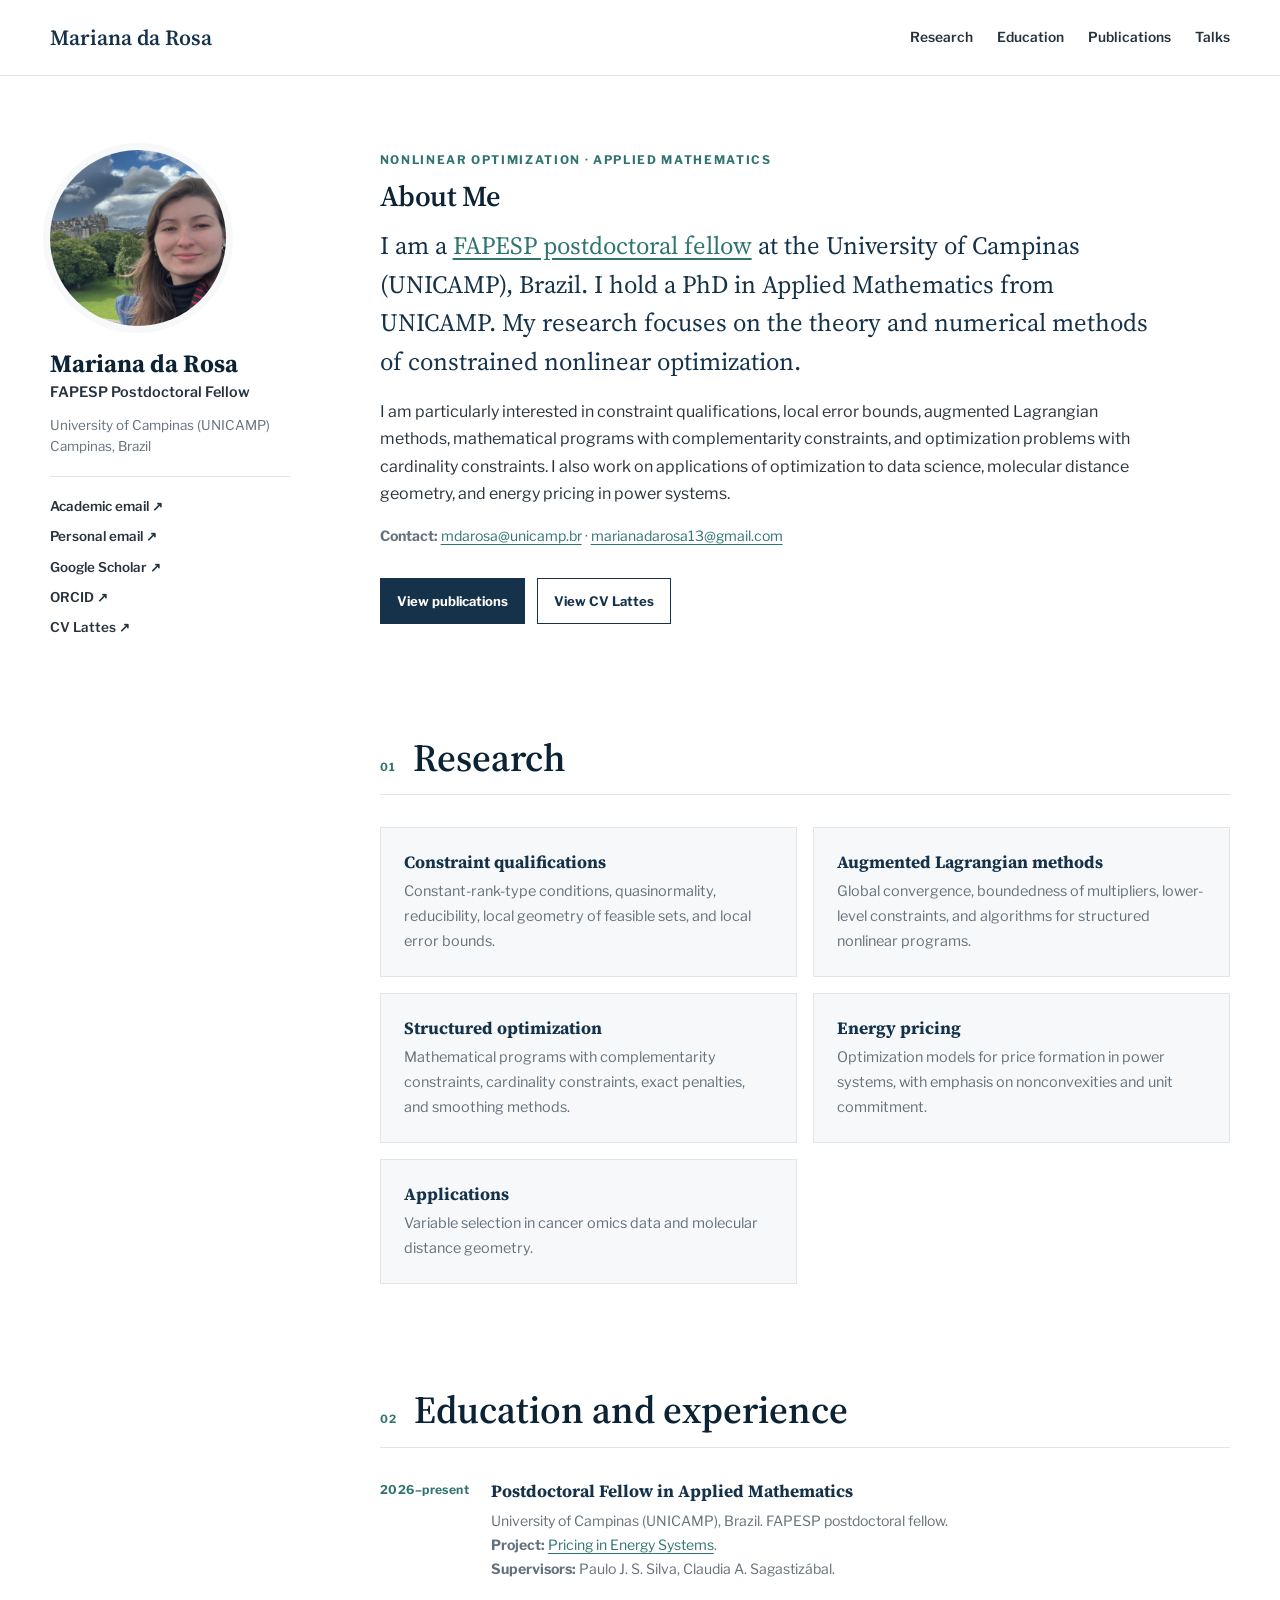
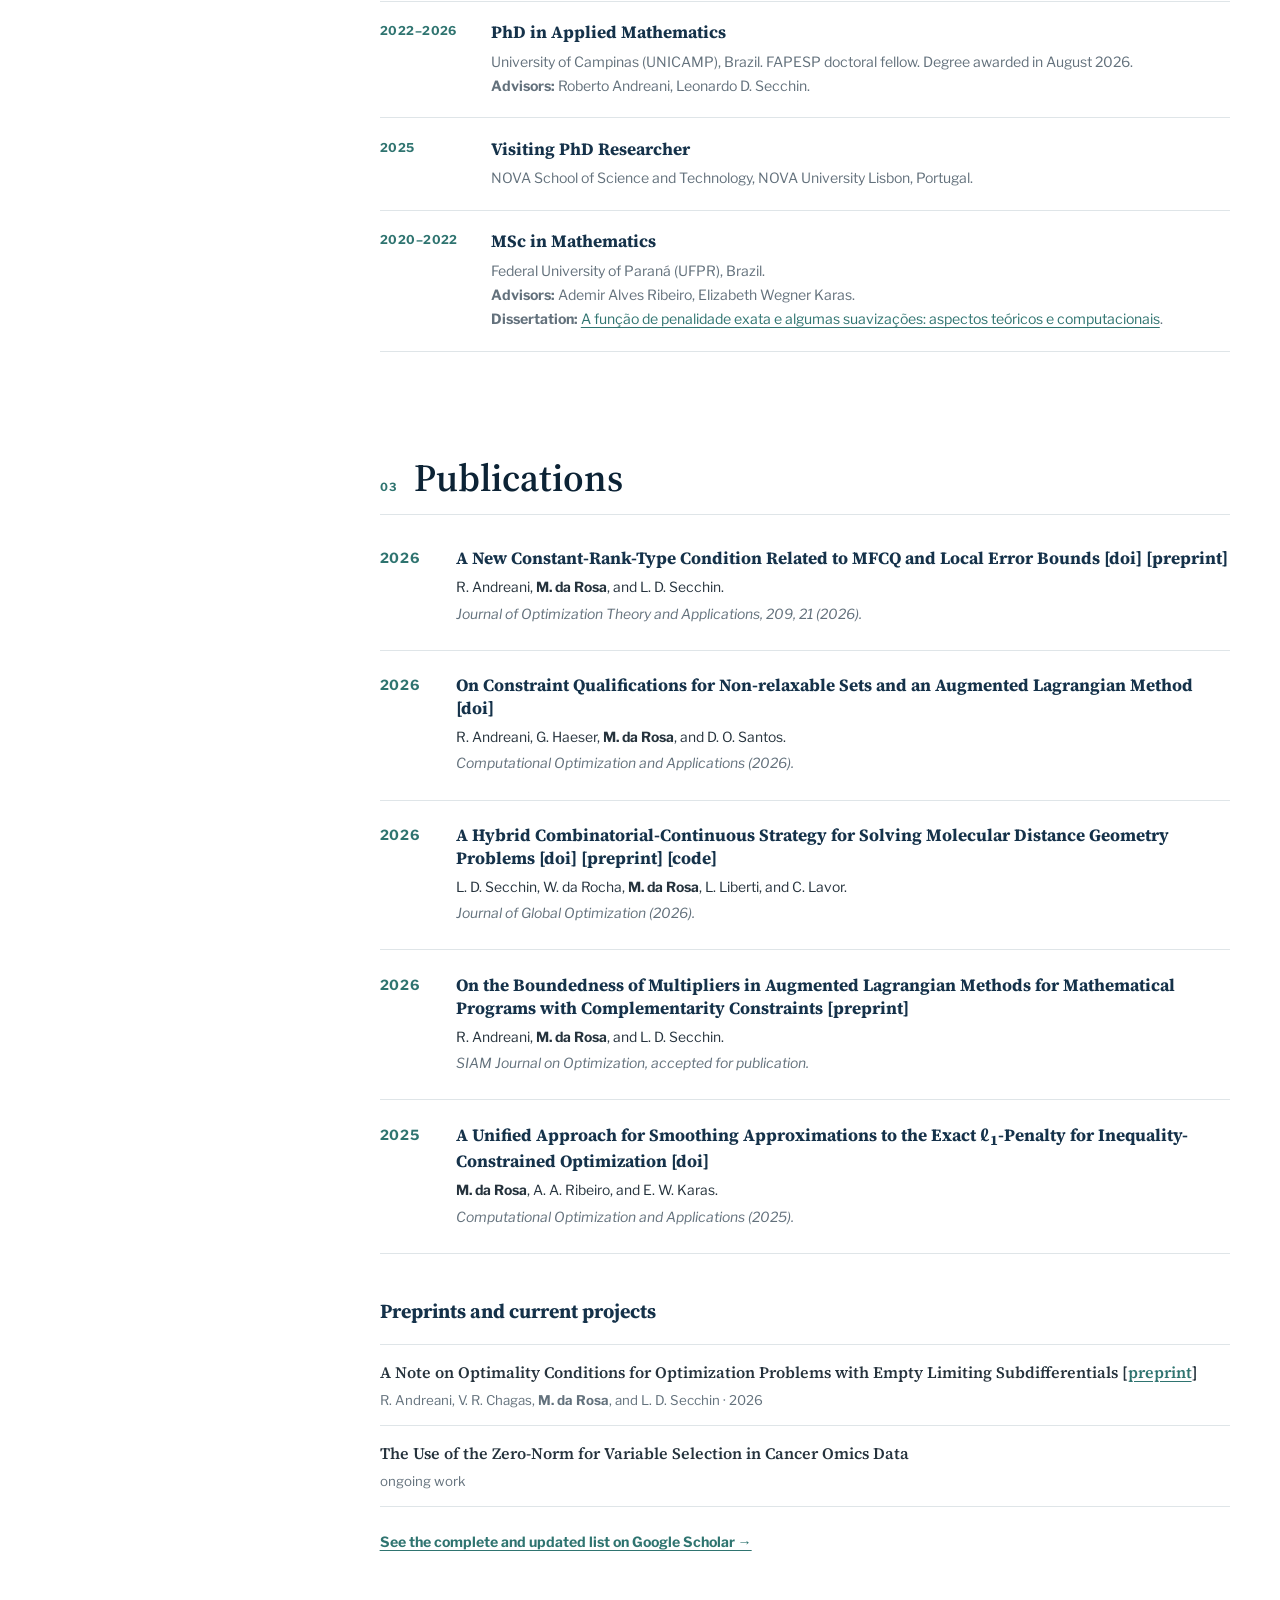
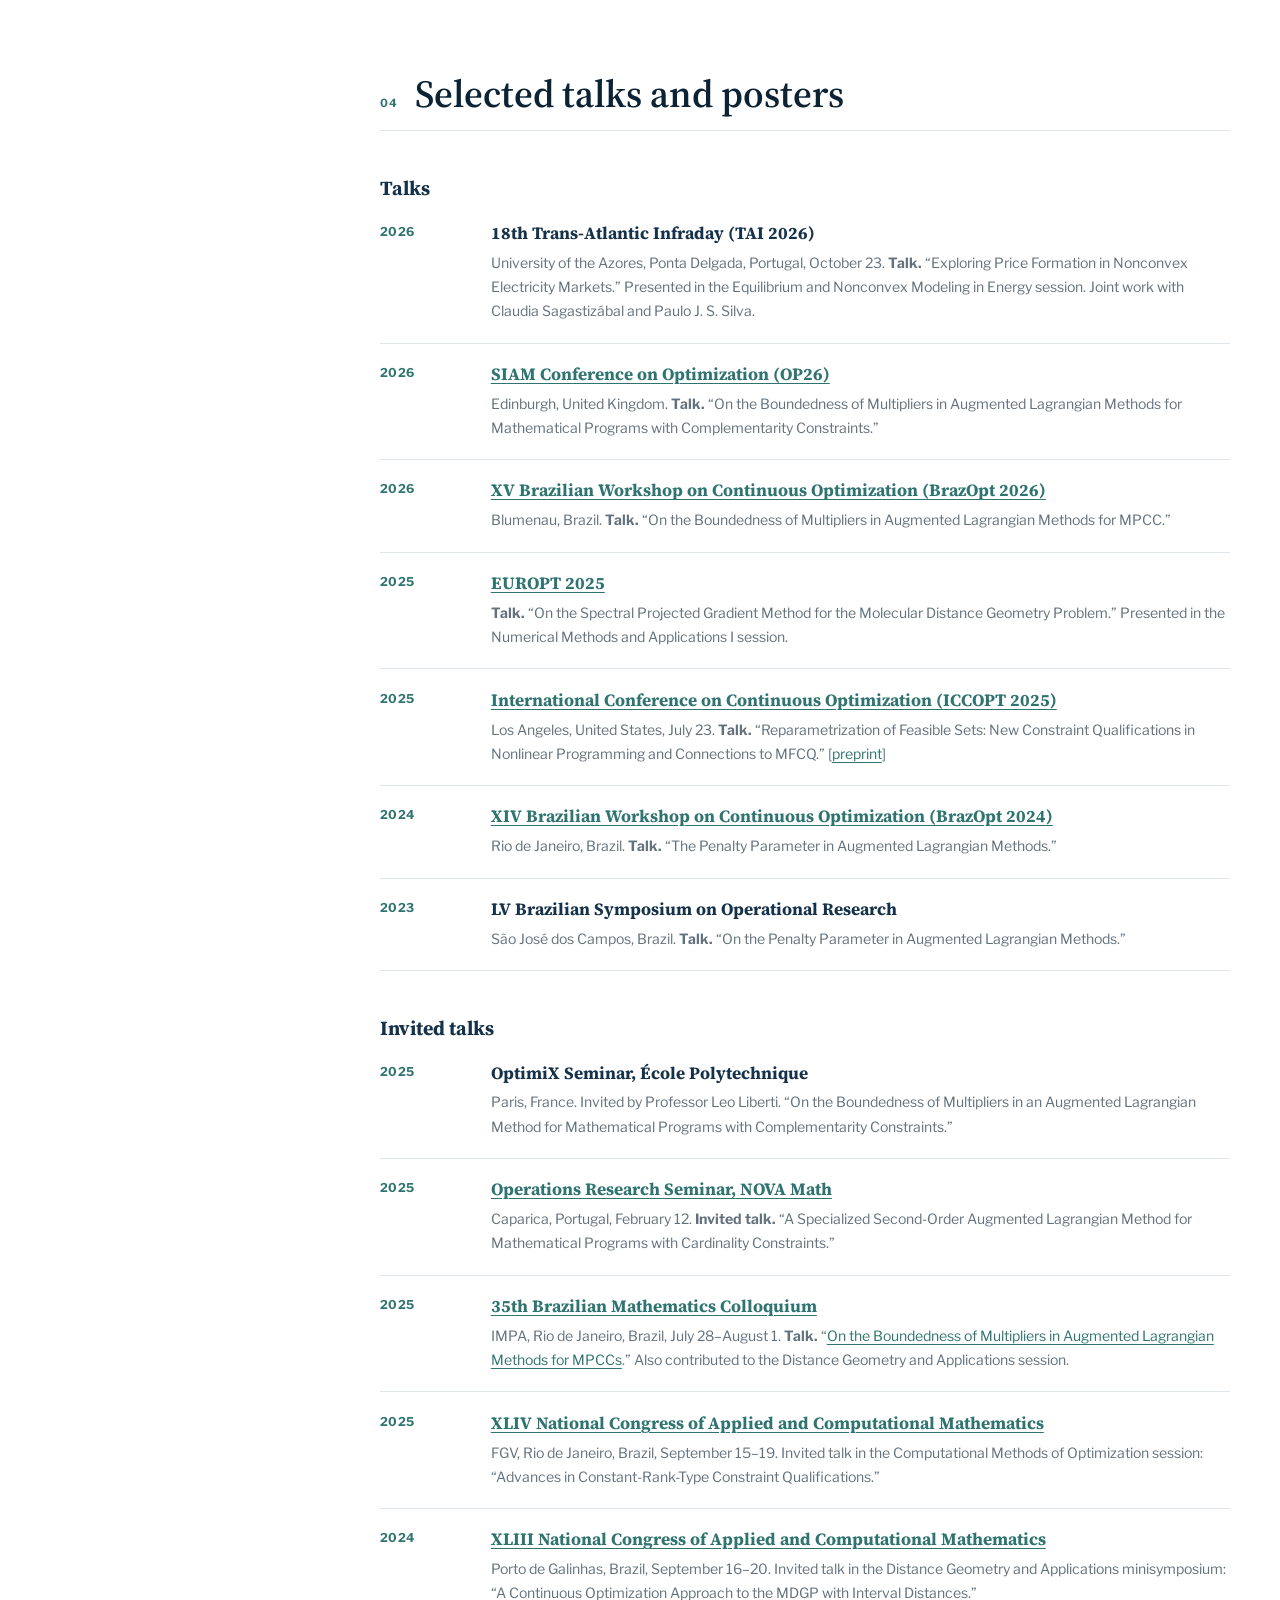
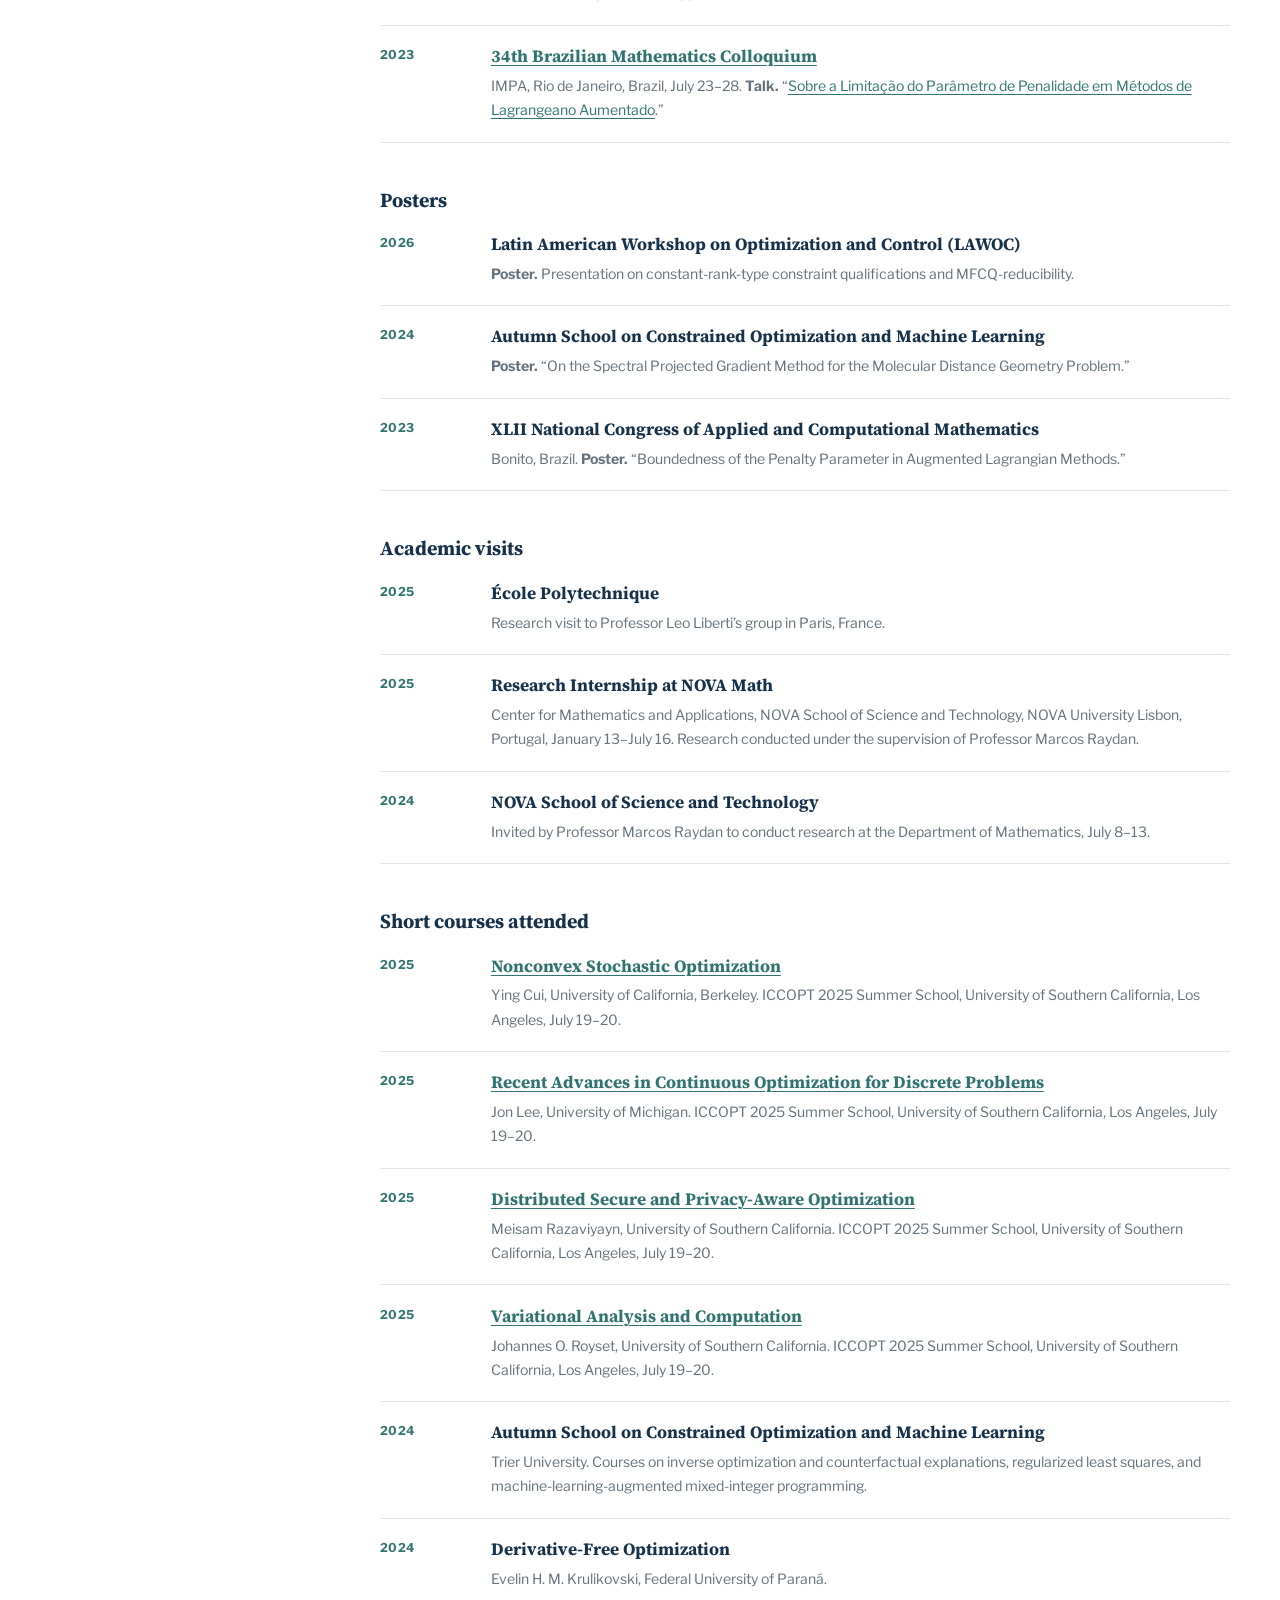
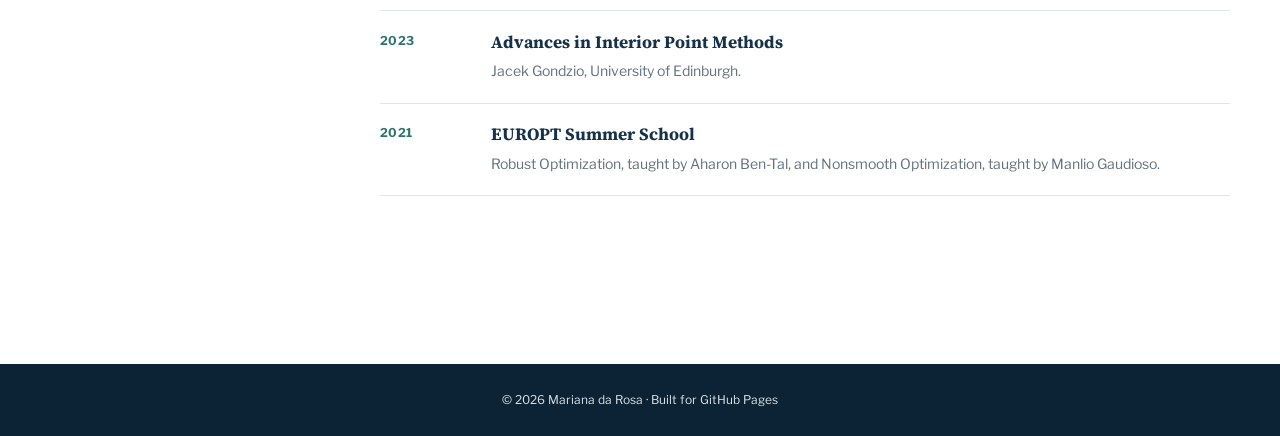
<file: index.html>
<!doctype html>
<html lang="en">
<head>
  <meta charset="utf-8">
  <meta name="viewport" content="width=device-width, initial-scale=1">
  <title>Mariana da Rosa | Optimization and Applied Mathematics</title>
  <meta name="description" content="Academic website of Mariana da Rosa, FAPESP postdoctoral fellow at UNICAMP. Research in nonlinear optimization, augmented Lagrangian methods, constraint qualifications, MPCCs, cardinality constraints, and energy pricing.">
  <meta name="author" content="Mariana da Rosa">
  <meta name="google-site-verification" content="-06RiI9buxq-uqyIwOvwcTwj5FWmtz-iCE2GgDuMqQ8">
  <meta name="theme-color" content="#15324a">
  <link rel="canonical" href="https://marianadarosa13.github.io/Mariana-da-Rosa/">
  <meta property="og:title" content="Mariana da Rosa | Optimization and Applied Mathematics">
  <meta property="og:description" content="Research in nonlinear optimization, constraint qualifications, augmented Lagrangian methods, MPCCs, and cardinality constraints.">
  <meta property="og:type" content="profile">
  <meta property="og:url" content="https://marianadarosa13.github.io/Mariana-da-Rosa/">
  <meta property="og:image" content="https://marianadarosa13.github.io/Mariana-da-Rosa/assets/images/profile.jpeg">
  <meta property="og:image:alt" content="Mariana da Rosa">
  <meta property="og:site_name" content="Mariana da Rosa">
  <meta name="twitter:card" content="summary">
  <script type="application/ld+json">
  {
    "@context": "https://schema.org",
    "@type": "ProfilePage",
    "url": "https://marianadarosa13.github.io/Mariana-da-Rosa/",
    "name": "Mariana da Rosa | Optimization and Applied Mathematics",
    "mainEntity": {
      "@type": "Person",
      "name": "Mariana da Rosa",
      "url": "https://marianadarosa13.github.io/Mariana-da-Rosa/",
      "image": "https://marianadarosa13.github.io/Mariana-da-Rosa/assets/images/profile.jpeg",
      "jobTitle": "FAPESP Postdoctoral Fellow",
      "affiliation": {
        "@type": "CollegeOrUniversity",
        "name": "University of Campinas (UNICAMP)",
        "url": "https://www.unicamp.br/"
      },
      "alumniOf": [
        {
          "@type": "CollegeOrUniversity",
          "name": "University of Campinas (UNICAMP)"
        },
        {
          "@type": "CollegeOrUniversity",
          "name": "Federal University of Paraná (UFPR)"
        }
      ],
      "knowsAbout": [
        "Nonlinear optimization",
        "Constraint qualifications",
        "Augmented Lagrangian methods",
        "Mathematical programs with complementarity constraints",
        "Cardinality-constrained optimization",
        "Molecular distance geometry",
        "Energy pricing"
      ],
      "sameAs": [
        "https://scholar.google.com/citations?user=o1-QsfIAAAAJ&hl=en",
        "https://orcid.org/0000-0002-9340-3372",
        "https://lattes.cnpq.br/2269571606494630"
      ]
    }
  }
  </script>
  <link rel="preconnect" href="https://fonts.googleapis.com">
  <link rel="preconnect" href="https://fonts.gstatic.com" crossorigin>
  <link href="https://fonts.googleapis.com/css2?family=Libre+Franklin:wght@400;500;600;700&family=Source+Serif+4:opsz,wght@8..60,500;8..60,600&display=swap" rel="stylesheet">
  <link rel="stylesheet" href="assets/css/style.css">
</head>
<body>
  <a class="skip-link" href="#main-content">Skip to content</a>

  <header class="site-header">
    <div class="header-inner">
      <a class="site-name" href="#home">Mariana da Rosa</a>
      <nav class="main-nav" aria-label="Main navigation">
        <a href="#research">Research</a>
        <a href="#education">Education</a>
        <a href="#publications">Publications</a>
        <a href="#talks">Talks</a>
      </nav>
    </div>
  </header>

  <div class="page-shell" id="home">
    <aside class="profile-card" aria-label="Profile">
      <img class="profile-photo" src="assets/images/profile.jpeg" alt="Mariana da Rosa">
      <h1>Mariana da Rosa</h1>
      <p class="profile-role">FAPESP Postdoctoral Fellow</p>
      <p class="profile-affiliation">University of Campinas (UNICAMP)<br>Campinas, Brazil</p>

      <div class="profile-links" aria-label="Academic profiles">
        <a href="mailto:mdarosa@unicamp.br">Academic email <span aria-hidden="true">↗</span></a>
        <a href="mailto:marianadarosa13@gmail.com">Personal email <span aria-hidden="true">↗</span></a>
        <a href="https://scholar.google.com/citations?user=o1-QsfIAAAAJ&amp;hl=en" target="_blank" rel="noopener">Google Scholar <span aria-hidden="true">↗</span></a>
        <a href="https://orcid.org/0000-0002-9340-3372" target="_blank" rel="noopener">ORCID <span aria-hidden="true">↗</span></a>
        <a href="https://lattes.cnpq.br/2269571606494630" target="_blank" rel="noopener">CV Lattes <span aria-hidden="true">↗</span></a>
      </div>
    </aside>

    <main id="main-content">
      <section class="hero section-block" aria-label="Introduction">
        <p class="eyebrow">Nonlinear Optimization · Applied Mathematics</p>
        <h2 class="intro-title">About Me</h2>
        <p class="lead">I am a <a href="https://bv.fapesp.br/pt/bolsas/245225/formacao-de-precos-em-sistemas-de-energia/" target="_blank" rel="noopener">FAPESP postdoctoral fellow</a> at the University of Campinas (UNICAMP), Brazil. I hold a PhD in Applied Mathematics from UNICAMP. My research focuses on the theory and numerical methods of constrained nonlinear optimization.</p>
        <p>I am particularly interested in constraint qualifications, local error bounds, augmented Lagrangian methods, mathematical programs with complementarity constraints, and optimization problems with cardinality constraints. I also work on applications of optimization to data science, molecular distance geometry, and energy pricing in power systems.</p>
        <p class="contact-line"><strong>Contact:</strong> <a href="mailto:mdarosa@unicamp.br">mdarosa@unicamp.br</a> · <a href="mailto:marianadarosa13@gmail.com">marianadarosa13@gmail.com</a></p>
        <div class="hero-actions">
          <a class="button button-primary" href="#publications">View publications</a>
          <a class="button button-secondary" href="https://lattes.cnpq.br/2269571606494630" target="_blank" rel="noopener">View CV Lattes</a>
        </div>
      </section>

      <section class="section-block" id="research" aria-labelledby="research-title">
        <div class="section-heading">
          <p class="section-number">01</p>
          <h2 id="research-title">Research</h2>
        </div>
        <div class="research-grid">
          <article class="research-card">
            <h3>Constraint qualifications</h3>
            <p>Constant-rank-type conditions, quasinormality, reducibility, local geometry of feasible sets, and local error bounds.</p>
          </article>
          <article class="research-card">
            <h3>Augmented Lagrangian methods</h3>
            <p>Global convergence, boundedness of multipliers, lower-level constraints, and algorithms for structured nonlinear programs.</p>
          </article>
          <article class="research-card">
            <h3>Structured optimization</h3>
            <p>Mathematical programs with complementarity constraints, cardinality constraints, exact penalties, and smoothing methods.</p>
          </article>
          <article class="research-card">
            <h3>Energy pricing</h3>
            <p>Optimization models for price formation in power systems, with emphasis on nonconvexities and unit commitment.</p>
          </article>
          <article class="research-card">
            <h3>Applications</h3>
            <p>Variable selection in cancer omics data and molecular distance geometry.</p>
          </article>
        </div>
      </section>

      <section class="section-block" id="education" aria-labelledby="education-title">
        <div class="section-heading">
          <p class="section-number">02</p>
          <h2 id="education-title">Education and experience</h2>
        </div>
        <div class="education-list">
          <article>
            <p class="education-years">2026–present</p>
            <div><h3>Postdoctoral Fellow in Applied Mathematics</h3><p>University of Campinas (UNICAMP), Brazil. FAPESP postdoctoral fellow.<br><strong>Project:</strong> <a href="https://bv.fapesp.br/pt/bolsas/245225/formacao-de-precos-em-sistemas-de-energia/" target="_blank" rel="noopener">Pricing in Energy Systems</a>.<br><strong>Supervisors:</strong> Paulo J. S. Silva, Claudia A. Sagastizábal.</p></div>
          </article>
          <article>
            <p class="education-years">2022–2026</p>
            <div><h3>PhD in Applied Mathematics</h3><p>University of Campinas (UNICAMP), Brazil. FAPESP doctoral fellow. Degree awarded in August 2026.<br><strong>Advisors:</strong> Roberto Andreani, Leonardo D. Secchin.</p></div>
          </article>
          <article>
            <p class="education-years">2025</p>
            <div><h3>Visiting PhD Researcher</h3><p>NOVA School of Science and Technology, NOVA University Lisbon, Portugal.</p></div>
          </article>
          <article>
            <p class="education-years">2020–2022</p>
            <div><h3>MSc in Mathematics</h3><p>Federal University of Paraná (UFPR), Brazil.<br><strong>Advisors:</strong> Ademir Alves Ribeiro, Elizabeth Wegner Karas.<br><strong>Dissertation:</strong> <a href="https://acervodigital.ufpr.br/handle/1884/76349" target="_blank" rel="noopener">A função de penalidade exata e algumas suavizações: aspectos teóricos e computacionais</a>.</p></div>
          </article>
        </div>
      </section>

      <section class="section-block" id="publications" aria-labelledby="publications-title">
        <div class="section-heading">
          <p class="section-number">03</p>
          <h2 id="publications-title">Publications</h2>
        </div>

        <div class="publication-list">
          <article class="publication">
            <p class="publication-year">2026</p>
            <div>
              <h3>A New Constant-Rank-Type Condition Related to MFCQ and Local Error Bounds <span class="publication-links">[<a href="https://doi.org/10.1007/s10957-026-02965-9" target="_blank" rel="noopener">doi</a>] [<a href="https://optimization-online.org/?p=28999" target="_blank" rel="noopener">preprint</a>]</span></h3>
              <p>R. Andreani, <strong>M. da Rosa</strong>, and L. D. Secchin.</p>
              <p class="venue">Journal of Optimization Theory and Applications, 209, 21 (2026).</p>
            </div>
          </article>

          <article class="publication">
            <p class="publication-year">2026</p>
            <div>
              <h3>On Constraint Qualifications for Non-relaxable Sets and an Augmented Lagrangian Method <span class="publication-links">[<a href="https://doi.org/10.1007/s10589-026-00792-2" target="_blank" rel="noopener">doi</a>]</span></h3>
              <p>R. Andreani, G. Haeser, <strong>M. da Rosa</strong>, and D. O. Santos.</p>
              <p class="venue">Computational Optimization and Applications (2026).</p>
            </div>
          </article>

          <article class="publication">
            <p class="publication-year">2026</p>
            <div>
              <h3>A Hybrid Combinatorial-Continuous Strategy for Solving Molecular Distance Geometry Problems <span class="publication-links">[<a href="https://doi.org/10.1007/s10898-026-01645-2" target="_blank" rel="noopener">doi</a>] [<a href="https://arxiv.org/abs/2510.19970" target="_blank" rel="noopener">preprint</a>] [<a href="https://github.com/leonardosecchin/MDGP.jl" target="_blank" rel="noopener">code</a>]</span></h3>
              <p>L. D. Secchin, W. da Rocha, <strong>M. da Rosa</strong>, L. Liberti, and C. Lavor.</p>
              <p class="venue">Journal of Global Optimization (2026).</p>
            </div>
          </article>

          <article class="publication">
            <p class="publication-year">2026</p>
            <div>
              <h3>On the Boundedness of Multipliers in Augmented Lagrangian Methods for Mathematical Programs with Complementarity Constraints <span class="publication-links">[<a href="https://optimization-online.org/?p=31446" target="_blank" rel="noopener">preprint</a>]</span></h3>
              <p>R. Andreani, <strong>M. da Rosa</strong>, and L. D. Secchin.</p>
              <p class="venue">SIAM Journal on Optimization, accepted for publication.</p>
            </div>
          </article>

          <article class="publication">
            <p class="publication-year">2025</p>
            <div>
              <h3>A Unified Approach for Smoothing Approximations to the Exact ℓ<sub>1</sub>-Penalty for Inequality-Constrained Optimization <span class="publication-links">[<a href="https://doi.org/10.1007/s10589-025-00694-9" target="_blank" rel="noopener">doi</a>]</span></h3>
              <p><strong>M. da Rosa</strong>, A. A. Ribeiro, and E. W. Karas.</p>
              <p class="venue">Computational Optimization and Applications (2025).</p>
            </div>
          </article>
        </div>

        <h3 class="subsection-title">Preprints and current projects</h3>
        <ul class="project-list">
          <li><span>A Note on Optimality Conditions for Optimization Problems with Empty Limiting Subdifferentials [<a href="https://optimization-online.org/2026/10/a-note-on-optimality-conditions-for-optimization-problems-with-empty-limiting-subdifferentials/" target="_blank" rel="noopener">preprint</a>]</span><small>R. Andreani, V. R. Chagas, <strong>M. da Rosa</strong>, and L. D. Secchin · 2026</small></li>
          <li><span>The Use of the Zero-Norm for Variable Selection in Cancer Omics Data</span><small>ongoing work</small></li>
        </ul>
        <p class="section-link"><a href="https://scholar.google.com/citations?user=o1-QsfIAAAAJ&amp;hl=en" target="_blank" rel="noopener">See the complete and updated list on Google Scholar →</a></p>
      </section>

      <section class="section-block" id="talks" aria-labelledby="talks-title">
        <div class="section-heading">
          <p class="section-number">04</p>
          <h2 id="talks-title">Selected talks and posters</h2>
        </div>
        <h3 class="subsection-title">Talks</h3>
        <div class="timeline">
          <article>
            <p class="timeline-date">2026</p>
            <div><h3>18th Trans-Atlantic Infraday (TAI 2026)</h3><p>University of the Azores, Ponta Delgada, Portugal, October 23. <strong>Talk.</strong> “Exploring Price Formation in Nonconvex Electricity Markets.” Presented in the Equilibrium and Nonconvex Modeling in Energy session. Joint work with Claudia Sagastizábal and Paulo J. S. Silva.</p></div>
          </article>
          <article>
            <p class="timeline-date">2026</p>
            <div><h3><a href="https://meetings.siam.org/sess/dsp_programsess.cfm?SESSIONCODE=88503" target="_blank" rel="noopener">SIAM Conference on Optimization (OP26)</a></h3><p>Edinburgh, United Kingdom. <strong>Talk.</strong> “On the Boundedness of Multipliers in Augmented Lagrangian Methods for Mathematical Programs with Complementarity Constraints.”</p></div>
          </article>
          <article>
            <p class="timeline-date">2026</p>
            <div><h3><a href="https://brazopt2026.blumenau.ufsc.br/" target="_blank" rel="noopener">XV Brazilian Workshop on Continuous Optimization (BrazOpt 2026)</a></h3><p>Blumenau, Brazil. <strong>Talk.</strong> “On the Boundedness of Multipliers in Augmented Lagrangian Methods for MPCC.”</p></div>
          </article>
          <article>
            <p class="timeline-date">2025</p>
            <div><h3><a href="https://www.euro-online.org/europt2025/program/all?includedfrom=http://www.euro-online.org/conf/europt2025/program" target="_blank" rel="noopener">EUROPT 2025</a></h3><p><strong>Talk.</strong> “On the Spectral Projected Gradient Method for the Molecular Distance Geometry Problem.” Presented in the Numerical Methods and Applications I session.</p></div>
          </article>
          <article>
            <p class="timeline-date">2025</p>
            <div><h3><a href="https://iccopt2025usc.sched.com/event/1dqrP/parallel-sessions-7l-adaptive-projections-feasibleset-reparametrizations" target="_blank" rel="noopener">International Conference on Continuous Optimization (ICCOPT 2025)</a></h3><p>Los Angeles, United States, July 23. <strong>Talk.</strong> “Reparametrization of Feasible Sets: New Constraint Qualifications in Nonlinear Programming and Connections to MFCQ.” [<a href="https://optimization-online.org/?p=28999" target="_blank" rel="noopener">preprint</a>]</p></div>
          </article>
          <article>
            <p class="timeline-date">2024</p>
            <div><h3><a href="https://eventos.fgv.br/en/brazopt2024" target="_blank" rel="noopener">XIV Brazilian Workshop on Continuous Optimization (BrazOpt 2024)</a></h3><p>Rio de Janeiro, Brazil. <strong>Talk.</strong> “The Penalty Parameter in Augmented Lagrangian Methods.”</p></div>
          </article>
          <article>
            <p class="timeline-date">2023</p>
            <div><h3>LV Brazilian Symposium on Operational Research</h3><p>São José dos Campos, Brazil. <strong>Talk.</strong> “On the Penalty Parameter in Augmented Lagrangian Methods.”</p></div>
          </article>
        </div>

        <h3 class="subsection-title">Invited talks</h3>
        <div class="timeline">
          <article>
            <p class="timeline-date">2025</p>
            <div><h3>OptimiX Seminar, École Polytechnique</h3><p>Paris, France. Invited by Professor Leo Liberti. “On the Boundedness of Multipliers in an Augmented Lagrangian Method for Mathematical Programs with Complementarity Constraints.”</p></div>
          </article>
          <article>
            <p class="timeline-date">2025</p>
            <div><h3><a href="https://www.dm.fct.unl.pt/noticias/2025/01/nova-math-seminar-operations-research-0" target="_blank" rel="noopener">Operations Research Seminar, NOVA Math</a></h3><p>Caparica, Portugal, February 12. <strong>Invited talk.</strong> “A Specialized Second-Order Augmented Lagrangian Method for Mathematical Programs with Cardinality Constraints.”</p></div>
          </article>
          <article>
            <p class="timeline-date">2025</p>
            <div><h3><a href="https://impa.br/otimizacao/" target="_blank" rel="noopener">35th Brazilian Mathematics Colloquium</a></h3><p>IMPA, Rio de Janeiro, Brazil, July 28–August 1. <strong>Talk.</strong> “<a href="https://impa.br/wp-content/uploads/2025/07/Mariana-da-Rosa.pdf" target="_blank" rel="noopener">On the Boundedness of Multipliers in Augmented Lagrangian Methods for MPCCs</a>.” Also contributed to the Distance Geometry and Applications session.</p></div>
          </article>
          <article>
            <p class="timeline-date">2025</p>
            <div><h3><a href="https://eventos.galoa.com.br/cnmac-2025/calendar/activity/16792?lang=pt-br" target="_blank" rel="noopener">XLIV National Congress of Applied and Computational Mathematics</a></h3><p>FGV, Rio de Janeiro, Brazil, September 15–19. Invited talk in the Computational Methods of Optimization session: “Advances in Constant-Rank-Type Constraint Qualifications.”</p></div>
          </article>
          <article>
            <p class="timeline-date">2024</p>
            <div><h3><a href="https://www.cnmac.org.br/novo/index.php/CNMAC/conteudo/2024/e_5/0/38" target="_blank" rel="noopener">XLIII National Congress of Applied and Computational Mathematics</a></h3><p>Porto de Galinhas, Brazil, September 16–20. Invited talk in the Distance Geometry and Applications minisymposium: “A Continuous Optimization Approach to the MDGP with Interval Distances.”</p></div>
          </article>
          <article>
            <p class="timeline-date">2023</p>
            <div><h3><a href="https://impa.br/arquivo_base/eventos-do-impa/2023-2/34o-coloquio-brasileiro-de-matematica-cbm/sessoes-tematicas-2/otimizacao/" target="_blank" rel="noopener">34th Brazilian Mathematics Colloquium</a></h3><p>IMPA, Rio de Janeiro, Brazil, July 23–28. <strong>Talk.</strong> “<a href="https://impa.br/wp-content/uploads/2023/07/Mariana-da-ROSA.pdf" target="_blank" rel="noopener">Sobre a Limitação do Parâmetro de Penalidade em Métodos de Lagrangeano Aumentado</a>.”</p></div>
          </article>
        </div>

        <h3 class="subsection-title">Posters</h3>
        <div class="timeline">
          <article>
            <p class="timeline-date">2026</p>
            <div><h3>Latin American Workshop on Optimization and Control (LAWOC)</h3><p><strong>Poster.</strong> Presentation on constant-rank-type constraint qualifications and MFCQ-reducibility.</p></div>
          </article>
          <article>
            <p class="timeline-date">2024</p>
            <div><h3>Autumn School on Constrained Optimization and Machine Learning</h3><p><strong>Poster.</strong> “On the Spectral Projected Gradient Method for the Molecular Distance Geometry Problem.”</p></div>
          </article>
          <article>
            <p class="timeline-date">2023</p>
            <div><h3>XLII National Congress of Applied and Computational Mathematics</h3><p>Bonito, Brazil. <strong>Poster.</strong> “Boundedness of the Penalty Parameter in Augmented Lagrangian Methods.”</p></div>
          </article>
        </div>

        <h3 class="subsection-title">Academic visits</h3>
        <div class="timeline">
          <article>
            <p class="timeline-date">2025</p>
            <div><h3>École Polytechnique</h3><p>Research visit to Professor Leo Liberti’s group in Paris, France.</p></div>
          </article>
          <article>
            <p class="timeline-date">2025</p>
            <div><h3>Research Internship at NOVA Math</h3><p>Center for Mathematics and Applications, NOVA School of Science and Technology, NOVA University Lisbon, Portugal, January 13–July 16. Research conducted under the supervision of Professor Marcos Raydan.</p></div>
          </article>
          <article>
            <p class="timeline-date">2024</p>
            <div><h3>NOVA School of Science and Technology</h3><p>Invited by Professor Marcos Raydan to conduct research at the Department of Mathematics, July 8–13.</p></div>
          </article>
        </div>

        <h3 class="subsection-title">Short courses attended</h3>
        <div class="timeline">
          <article>
            <p class="timeline-date">2025</p>
            <div><h3><a href="https://sites.google.com/view/iccopt2025/home/summer-school/lecturers" target="_blank" rel="noopener">Nonconvex Stochastic Optimization</a></h3><p>Ying Cui, University of California, Berkeley. ICCOPT 2025 Summer School, University of Southern California, Los Angeles, July 19–20.</p></div>
          </article>
          <article>
            <p class="timeline-date">2025</p>
            <div><h3><a href="https://sites.google.com/view/iccopt2025/home/summer-school/lecturers" target="_blank" rel="noopener">Recent Advances in Continuous Optimization for Discrete Problems</a></h3><p>Jon Lee, University of Michigan. ICCOPT 2025 Summer School, University of Southern California, Los Angeles, July 19–20.</p></div>
          </article>
          <article>
            <p class="timeline-date">2025</p>
            <div><h3><a href="https://sites.google.com/view/iccopt2025/home/summer-school/lecturers" target="_blank" rel="noopener">Distributed Secure and Privacy-Aware Optimization</a></h3><p>Meisam Razaviyayn, University of Southern California. ICCOPT 2025 Summer School, University of Southern California, Los Angeles, July 19–20.</p></div>
          </article>
          <article>
            <p class="timeline-date">2025</p>
            <div><h3><a href="https://sites.google.com/view/iccopt2025/home/summer-school/lecturers" target="_blank" rel="noopener">Variational Analysis and Computation</a></h3><p>Johannes O. Royset, University of Southern California. ICCOPT 2025 Summer School, University of Southern California, Los Angeles, July 19–20.</p></div>
          </article>
          <article>
            <p class="timeline-date">2024</p>
            <div><h3>Autumn School on Constrained Optimization and Machine Learning</h3><p>Trier University. Courses on inverse optimization and counterfactual explanations, regularized least squares, and machine-learning-augmented mixed-integer programming.</p></div>
          </article>
          <article>
            <p class="timeline-date">2024</p>
            <div><h3>Derivative-Free Optimization</h3><p>Evelin H. M. Krulikovski, Federal University of Paraná.</p></div>
          </article>
          <article>
            <p class="timeline-date">2023</p>
            <div><h3>Advances in Interior Point Methods</h3><p>Jacek Gondzio, University of Edinburgh.</p></div>
          </article>
          <article>
            <p class="timeline-date">2021</p>
            <div><h3>EUROPT Summer School</h3><p>Robust Optimization, taught by Aharon Ben-Tal, and Nonsmooth Optimization, taught by Manlio Gaudioso.</p></div>
          </article>
        </div>
      </section>

    </main>
  </div>

  <footer class="site-footer">
    <p>© <span id="current-year">2026</span> Mariana da Rosa · Built for GitHub Pages</p>
  </footer>

  <script>
    document.getElementById('current-year').textContent = new Date().getFullYear();
  </script>
</body>
</html>
</file>
<file: assets/css/style.css>
:root {
  --navy: #15324a;
  --navy-deep: #0c2335;
  --teal: #2f7470;
  --teal-soft: #e8f1ef;
  --ink: #26333d;
  --muted: #63717c;
  --line: #dfe5e8;
  --paper: #ffffff;
  --wash: #f6f8f9;
  --serif: "Source Serif 4", Georgia, serif;
  --sans: "Libre Franklin", -apple-system, BlinkMacSystemFont, "Segoe UI", sans-serif;
}

* { box-sizing: border-box; }
html { scroll-behavior: smooth; scroll-padding-top: 6rem; }
body {
  margin: 0;
  color: var(--ink);
  background: var(--paper);
  font-family: var(--sans);
  font-size: 16px;
  line-height: 1.72;
  -webkit-font-smoothing: antialiased;
}
a { color: var(--teal); text-decoration-thickness: .08em; text-underline-offset: .18em; }
a:hover { color: var(--navy); }
.skip-link { position: absolute; top: -4rem; left: 1rem; z-index: 100; padding: .7rem 1rem; color: white; background: var(--navy); }
.skip-link:focus { top: 1rem; }

.site-header {
  position: sticky;
  top: 0;
  z-index: 20;
  border-bottom: 1px solid rgba(21,50,74,.12);
  background: rgba(255,255,255,.96);
  backdrop-filter: blur(12px);
}
.header-inner {
  width: min(1180px, calc(100% - 2.5rem));
  min-height: 4.7rem;
  margin: auto;
  display: flex;
  align-items: center;
  justify-content: space-between;
  gap: 2rem;
}
.site-name { color: var(--navy); font-family: var(--serif); font-size: 1.35rem; font-weight: 600; text-decoration: none; white-space: nowrap; }
.main-nav { display: flex; align-items: center; justify-content: flex-end; gap: 1.5rem; }
.main-nav a { color: var(--ink); font-size: .86rem; font-weight: 600; text-decoration: none; }
.main-nav a:hover { color: var(--teal); }

.page-shell {
  width: min(1180px, calc(100% - 2.5rem));
  margin: 0 auto;
  padding: 4.6rem 0 5rem;
  display: grid;
  grid-template-columns: 240px minmax(0, 1fr);
  gap: clamp(3rem, 7vw, 6.5rem);
  align-items: start;
}
.profile-card { position: sticky; top: 7.2rem; }
.profile-photo { display: block; width: 176px; aspect-ratio: 1; object-fit: cover; object-position: right center; border-radius: 50%; box-shadow: 0 0 0 7px var(--wash); }
.profile-card h1 { margin: 1.45rem 0 .2rem; color: var(--navy-deep); font-family: var(--serif); font-size: 1.55rem; line-height: 1.2; }
.profile-role { margin: 0; color: var(--ink); font-size: .9rem; font-weight: 600; line-height: 1.5; }
.profile-affiliation { margin: .7rem 0 1.25rem; color: var(--muted); font-size: .84rem; line-height: 1.55; }
.profile-links { display: grid; gap: .45rem; padding-top: 1.1rem; border-top: 1px solid var(--line); }
.profile-links a { color: var(--ink); font-size: .84rem; font-weight: 600; text-decoration: none; }
.profile-links a:hover { color: var(--teal); transform: translateX(2px); }

main { min-width: 0; }
.section-block { padding: 0 0 5.5rem; }
.section-block + .section-block { padding-top: 1rem; }
.hero { padding-bottom: 6rem; }
.eyebrow { margin: 0 0 .55rem; color: var(--teal); font-size: .74rem; font-weight: 700; letter-spacing: .14em; text-transform: uppercase; }
.hero h2 { margin: 0 0 1.25rem; color: var(--navy-deep); font-family: var(--serif); font-size: clamp(2.5rem, 5vw, 4.4rem); font-weight: 600; letter-spacing: -.035em; line-height: 1.02; }
.hero h2.intro-title { margin-bottom: .8rem; font-size: clamp(1.45rem, 2.4vw, 1.8rem); letter-spacing: -.015em; line-height: 1.2; }
.lead { max-width: 780px; margin: 0 0 1.1rem; color: var(--navy); font-family: var(--serif); font-size: clamp(1.25rem, 2vw, 1.55rem); line-height: 1.55; }
.hero p:not(.eyebrow):not(.lead) { max-width: 770px; }
.contact-line { color: var(--muted); font-size: .88rem; }
.hero-actions { display: flex; flex-wrap: wrap; gap: .8rem; margin-top: 1.9rem; }
.button { display: inline-flex; align-items: center; justify-content: center; min-height: 44px; padding: .65rem 1rem; border: 1px solid var(--navy); font-size: .82rem; font-weight: 700; text-decoration: none; }
.button-primary { color: white; background: var(--navy); }
.button-primary:hover { color: white; background: var(--teal); border-color: var(--teal); }
.button-secondary { color: var(--navy); background: transparent; }
.button-secondary:hover { color: white; background: var(--navy); }

.section-heading { display: flex; align-items: baseline; gap: 1.1rem; margin-bottom: 2rem; padding-bottom: .9rem; border-bottom: 1px solid var(--line); }
.section-heading h2 { margin: 0; color: var(--navy-deep); font-family: var(--serif); font-size: clamp(1.8rem, 3vw, 2.4rem); font-weight: 600; line-height: 1.15; }
.section-number { margin: 0; color: var(--teal); font-size: .7rem; font-weight: 700; letter-spacing: .1em; }
.research-grid { display: grid; grid-template-columns: repeat(2, minmax(0,1fr)); gap: 1rem; }
.research-card { padding: 1.4rem 1.45rem; border: 1px solid var(--line); background: var(--wash); }
.research-card h3, .publication h3, .timeline h3, .education-list h3 { margin: 0 0 .35rem; color: var(--navy); font-family: var(--serif); font-size: 1.08rem; line-height: 1.35; }
.research-card p, .publication p, .timeline p, .education-list p { margin: 0; }
.research-card p { color: var(--muted); font-size: .9rem; }

.publication-list { display: grid; }
.publication { display: grid; grid-template-columns: 58px 1fr; gap: 1.15rem; padding: 1.45rem 0; border-bottom: 1px solid var(--line); }
.publication:first-child { padding-top: 0; }
.publication-year { color: var(--teal); font-size: .77rem; font-weight: 700; letter-spacing: .06em; }
.publication h3 a { color: inherit; text-decoration: none; }
.publication h3 a:hover { color: var(--teal); }
.publication p { font-size: .87rem; }
.publication .venue { margin-top: .15rem; color: var(--muted); font-style: italic; }
.subsection-title { margin: 2.5rem 0 1rem; color: var(--navy); font-family: var(--serif); font-size: 1.25rem; }
.project-list { margin: 0; padding: 0; list-style: none; border-top: 1px solid var(--line); }
.project-list li { display: grid; gap: .15rem; padding: .85rem 0; border-bottom: 1px solid var(--line); }
.project-list span { font-family: var(--serif); font-weight: 600; }
.project-list small { color: var(--muted); }
.section-link { margin-top: 1.4rem; font-size: .88rem; font-weight: 700; }

.timeline, .education-list { display: grid; }
.timeline article, .education-list article { display: grid; grid-template-columns: 92px 1fr; gap: 1.2rem; padding: 1.2rem 0; border-bottom: 1px solid var(--line); }
.timeline article:first-child, .education-list article:first-child { padding-top: 0; }
.timeline-date, .education-years { color: var(--teal); font-size: .76rem; font-weight: 700; letter-spacing: .04em; }
.timeline p:not(.timeline-date), .education-list p:not(.education-years) { color: var(--muted); font-size: .88rem; }

.site-footer { padding: 1.6rem 1.25rem; color: #d8e1e7; background: var(--navy-deep); text-align: center; }
.site-footer p { margin: 0; font-size: .75rem; }

@media (max-width: 900px) {
  .header-inner { min-height: auto; padding: 1rem 0; display: block; }
  .site-name { display: block; margin-bottom: .65rem; }
  .main-nav { justify-content: flex-start; gap: .8rem 1.15rem; overflow-x: auto; padding-bottom: .15rem; }
  .main-nav a { flex: 0 0 auto; }
  .page-shell { grid-template-columns: 1fr; gap: 3.5rem; padding-top: 3rem; }
  .profile-card { position: static; display: grid; grid-template-columns: 130px 1fr; column-gap: 1.4rem; align-items: center; }
  .profile-photo { width: 130px; grid-row: 1 / 5; }
  .profile-card h1 { margin-top: 0; }
  .profile-links { grid-column: 1 / -1; grid-template-columns: repeat(4, auto); justify-content: start; gap: .65rem 1.4rem; margin-top: 1rem; }
}

@media (max-width: 620px) {
  html { scroll-padding-top: 8.5rem; }
  .header-inner, .page-shell { width: min(100% - 1.5rem, 1180px); }
  .page-shell { padding-top: 2.3rem; }
  .profile-card { grid-template-columns: 96px 1fr; column-gap: 1rem; }
  .profile-photo { width: 96px; }
  .profile-card h1 { font-size: 1.35rem; }
  .profile-affiliation { margin-bottom: 0; }
  .profile-links { grid-template-columns: repeat(2, auto); }
  .hero { padding-bottom: 4.8rem; }
  .research-grid { grid-template-columns: 1fr; }
  .publication { grid-template-columns: 1fr; gap: .3rem; }
  .timeline article, .education-list article { grid-template-columns: 1fr; gap: .25rem; }
  .section-block { padding-bottom: 4.5rem; }
}

@media (prefers-reduced-motion: reduce) {
  html { scroll-behavior: auto; }
  *, *::before, *::after { transition-duration: .01ms !important; animation-duration: .01ms !important; animation-iteration-count: 1 !important; }
}
</file>
